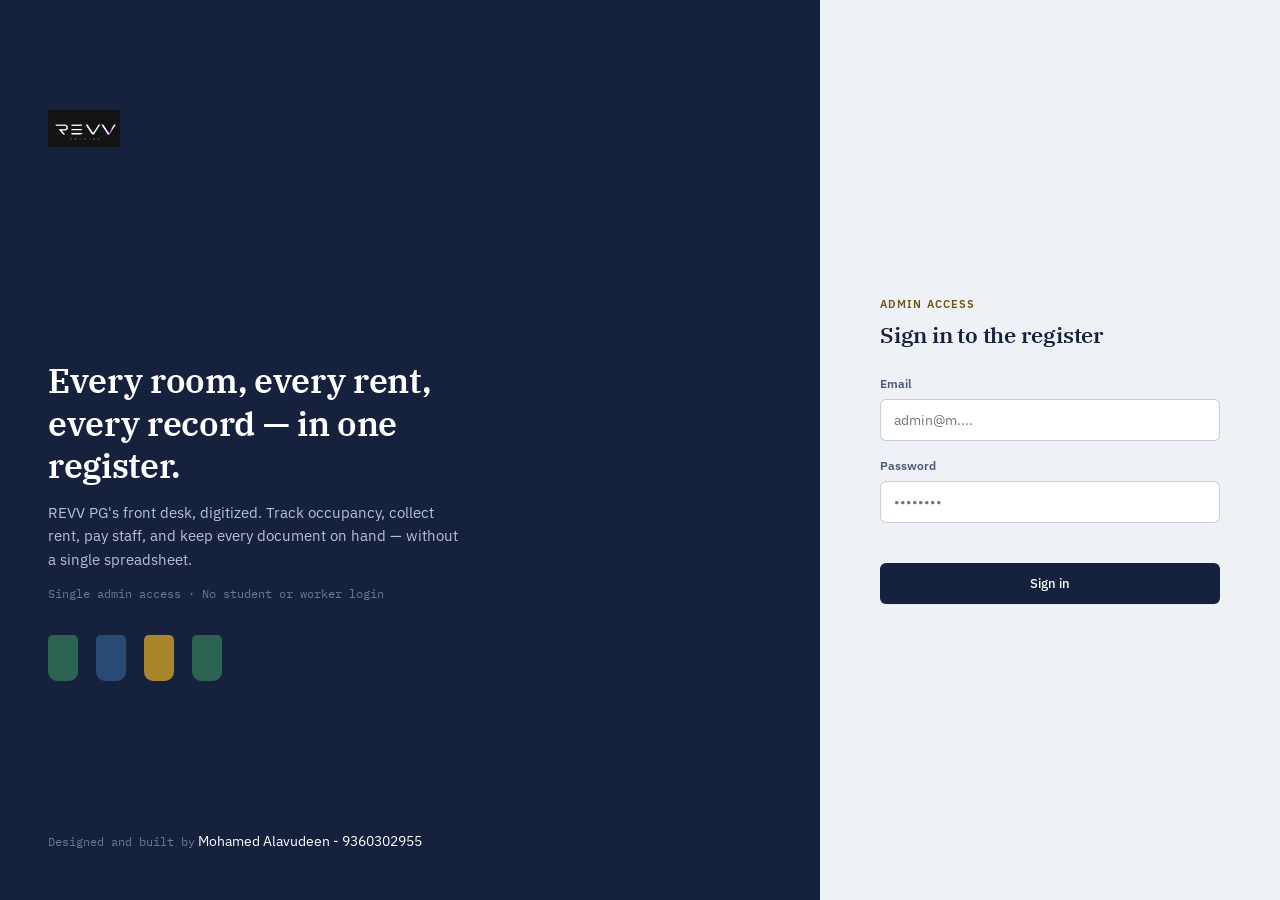
<file: login.html>
<!doctype html>
<html lang="en">
  <head>
    <meta charset="UTF-8" />
    <meta name="viewport" content="width=device-width, initial-scale=1.0" />
    <title>Sign in · REVV PG Register</title>
    <link rel="icon" type="image/png" href="asset/images/LOGO.png" />
    <link rel="stylesheet" href="css/tokens.css" />
    <link rel="stylesheet" href="css/base.css" />
    <link rel="stylesheet" href="css/components.css" />
    <link rel="stylesheet" href="css/login.css" />
    <script>
      (function () {
        var t = localStorage.getItem("pms_theme");
        if (t) document.documentElement.setAttribute("data-theme", t);
      })();
    </script>
  </head>
  <body>
    <div class="login-wrap">
      <div class="login-side">
        <img
          src="asset/images/LOGO.png"
          alt="MMA Logo"
          class="brand-mark-lg"
        />

        <div class="pitch">
          <h1>Every room, every rent, every record — in one register.</h1>
          <p>
            REVV PG's front desk, digitized. Track occupancy,
            collect rent, pay staff, and keep every document on hand — without a
            single spreadsheet.
          </p>
          <div class="foot-note">
            Single admin access · No student or worker login
          </div>
          <div class="login-rack" aria-hidden="true">
            <div class="lk"></div>
            <div class="lk"></div>
            <div class="lk"></div>
            <div class="lk"></div>
          </div>
        </div>

        <div>
          <span class="foot-note">Designed and built by</span> Mohamed Alavudeen
          - 9360302955
        </div>
      </div>

      <div class="login-main">
        <div class="login-form-card">
          <div class="eyebrow">Admin access</div>
          <h2>Sign in to the register</h2>

          <div class="login-error" id="login-error"></div>

          <form id="login-form">
            <div class="field">
              <label for="login-email">Email</label>
              <input
                type="email"
                id="login-email"
                placeholder="admin@m...."
                autocomplete="username"
                required
              />
            </div>
            <div class="field">
              <label for="login-password">Password</label>
              <input
                type="password"
                id="login-password"
                placeholder="••••••••"
                autocomplete="current-password"
                required
              />
            </div>
            <div class="login-row-between">
              <span></span>
              <!-- <a href="#" class="forgot-link">Forgot password?</a> -->
            </div>
            <button
              class="btn btn-primary btn-block"
              id="login-submit"
              type="submit"
            >
              Sign in
            </button>
          </form>
        </div>
      </div>
    </div>

    <script type="module">
      import { initLoginPage } from "./js/auth.js";
      initLoginPage();
    </script>
  </body>
</html>
</file>
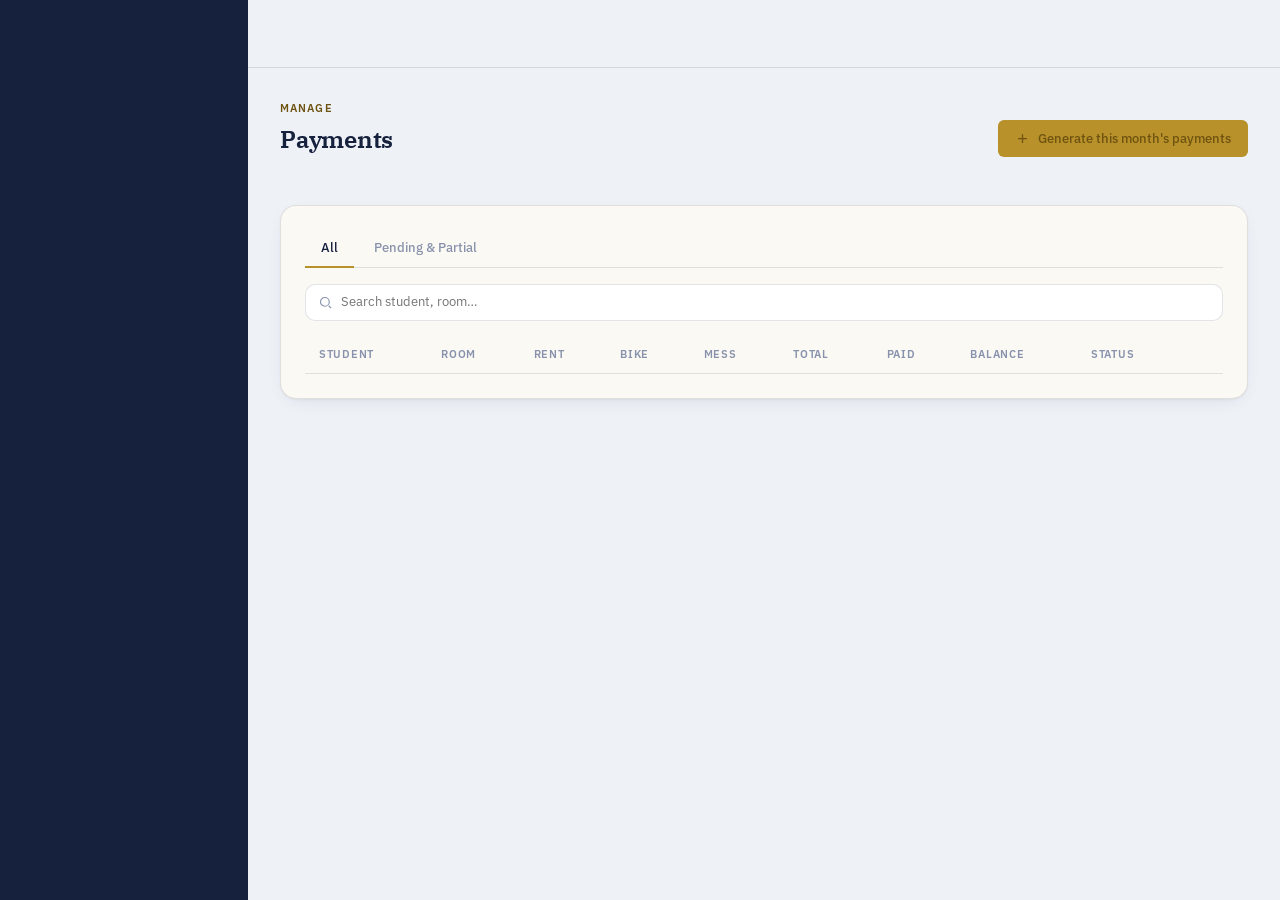
<file: payments.html>
<!doctype html>
<html lang="en">
  <head>
    <meta charset="UTF-8" />
    <meta name="viewport" content="width=device-width, initial-scale=1.0" />
    <title>Payments · REVV PG Register</title>
    <link rel="icon" type="image/png" href="asset/images/LOGO.png" />
    <link rel="stylesheet" href="css/tokens.css" />
    <link rel="stylesheet" href="css/base.css" />
    <link rel="stylesheet" href="css/layout.css" />
    <link rel="stylesheet" href="css/components.css" />
    <link rel="stylesheet" href="css/dashboard.css" />
    <link rel="stylesheet" href="css/forms.css" />
    <link rel="stylesheet" href="css/modal.css" />
    <script>
      (function () {
        var t = localStorage.getItem("pms_theme");
        if (t) document.documentElement.setAttribute("data-theme", t);
      })();
    </script>
  </head>
  <body>
    <div class="app">
      <aside class="sidebar" id="sidebar"></aside>
      <div class="main">
        <header class="topbar" id="topbar"></header>
        <main class="content">
          <div class="page-head">
            <div>
              <div class="eyebrow">Manage</div>
              <h1>Payments</h1>
            </div>
            <button class="btn btn-brass" id="generate-btn">
              <svg
                viewBox="0 0 24 24"
                fill="none"
                stroke="currentColor"
                stroke-width="2"
              >
                <path d="M12 5v14M5 12h14" />
              </svg>
              Generate this month's payments
            </button>
          </div>

          <div
            class="grid-cards"
            id="payment-stats"
            style="margin-bottom: var(--space-5)"
          ></div>

          <div class="card card-pad">
            <div class="tabs">
              <button class="tab-btn active" data-tab="all">All</button>
              <button class="tab-btn" data-tab="pending">
                Pending &amp; Partial
              </button>
            </div>
            <div class="toolbar">
              <div class="tb-search">
                <svg
                  width="16"
                  height="16"
                  viewBox="0 0 24 24"
                  fill="none"
                  stroke="currentColor"
                  stroke-width="1.8"
                >
                  <circle cx="11" cy="11" r="7" />
                  <path d="m21 21-3.8-3.8" />
                </svg>
                <input
                  type="text"
                  id="p-search"
                  placeholder="Search student, room…"
                />
              </div>
            </div>
            <div class="table-wrap">
              <table class="reg-table">
                <thead>
                  <tr>
                    <th>Student</th>
                    <th>Room</th>
                    <th>Rent</th>
                    <th>Bike</th>
                    <th>Mess</th>
                    <th>Total</th>
                    <th>Paid</th>
                    <th>Balance</th>
                    <th>Status</th>
                    <th></th>
                  </tr>
                </thead>
                <tbody id="payments-tbody"></tbody>
              </table>
            </div>
            <div id="payments-empty"></div>
          </div>
        </main>
      </div>
    </div>
    <script type="module" src="js/payments.js"></script>
  </body>
</html>
</file>
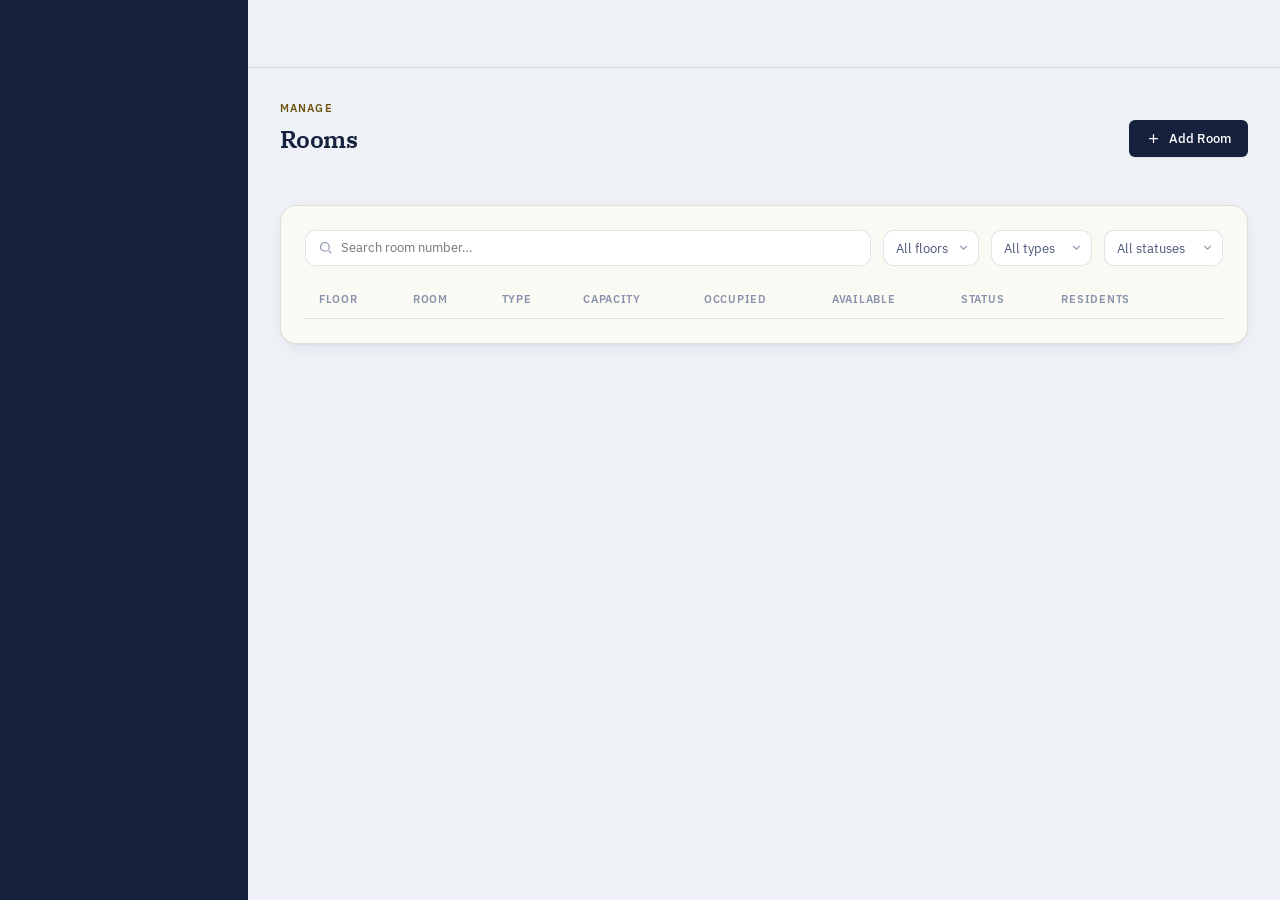
<file: rooms.html>
<!doctype html>
<html lang="en">
  <head>
    <meta charset="UTF-8" />
    <meta name="viewport" content="width=device-width, initial-scale=1.0" />
    <title>Rooms · REVV PG Register</title>
    <link rel="icon" type="image/png" href="asset/images/LOGO.png" />
    <link rel="stylesheet" href="css/tokens.css" />
    <link rel="stylesheet" href="css/base.css" />
    <link rel="stylesheet" href="css/layout.css" />
    <link rel="stylesheet" href="css/components.css" />
    <link rel="stylesheet" href="css/dashboard.css" />
    <link rel="stylesheet" href="css/forms.css" />
    <link rel="stylesheet" href="css/modal.css" />
    <script>
      (function () {
        var t = localStorage.getItem("pms_theme");
        if (t) document.documentElement.setAttribute("data-theme", t);
      })();
    </script>
  </head>
  <body>
    <div class="app">
      <aside class="sidebar" id="sidebar"></aside>
      <div class="main">
        <header class="topbar" id="topbar"></header>
        <main class="content">
          <div class="page-head">
            <div>
              <div class="eyebrow">Manage</div>
              <h1>Rooms</h1>
            </div>
            <button class="btn btn-primary" id="add-room-btn">
              <svg
                viewBox="0 0 24 24"
                fill="none"
                stroke="currentColor"
                stroke-width="2"
              >
                <path d="M12 5v14M5 12h14" />
              </svg>
              Add Room
            </button>
          </div>

          <div
            class="grid-cards"
            id="room-stats"
            style="margin-bottom: var(--space-5)"
          ></div>

          <div class="card card-pad">
            <div class="toolbar">
              <div class="tb-search">
                <svg
                  width="16"
                  height="16"
                  viewBox="0 0 24 24"
                  fill="none"
                  stroke="currentColor"
                  stroke-width="1.8"
                >
                  <circle cx="11" cy="11" r="7" />
                  <path d="m21 21-3.8-3.8" />
                </svg>
                <input
                  type="text"
                  id="room-search"
                  placeholder="Search room number…"
                />
              </div>
              <select class="tb-filter" id="filter-floor">
                <option value="">All floors</option>
              </select>
              <select class="tb-filter" id="filter-type">
                <option value="">All types</option>
                <option value="2">2-Sharing</option>
                <option value="3">3-Sharing</option>
              </select>
              <select class="tb-filter" id="filter-status">
                <option value="">All statuses</option>
                <option value="available">Available</option>
                <option value="full">Full</option>
                <option value="maintenance">Maintenance</option>
              </select>
            </div>
            <div class="table-wrap">
              <table class="reg-table">
                <thead>
                  <tr>
                    <th>Floor</th>
                    <th>Room</th>
                    <th>Type</th>
                    <th>Capacity</th>
                    <th>Occupied</th>
                    <th>Available</th>
                    <th>Status</th>
                    <th>Residents</th>
                    <th></th>
                  </tr>
                </thead>
                <tbody id="rooms-tbody"></tbody>
              </table>
            </div>
            <div id="rooms-empty"></div>
          </div>
        </main>
      </div>
    </div>
    <script type="module" src="js/rooms.js"></script>
  </body>
</html>
</file>
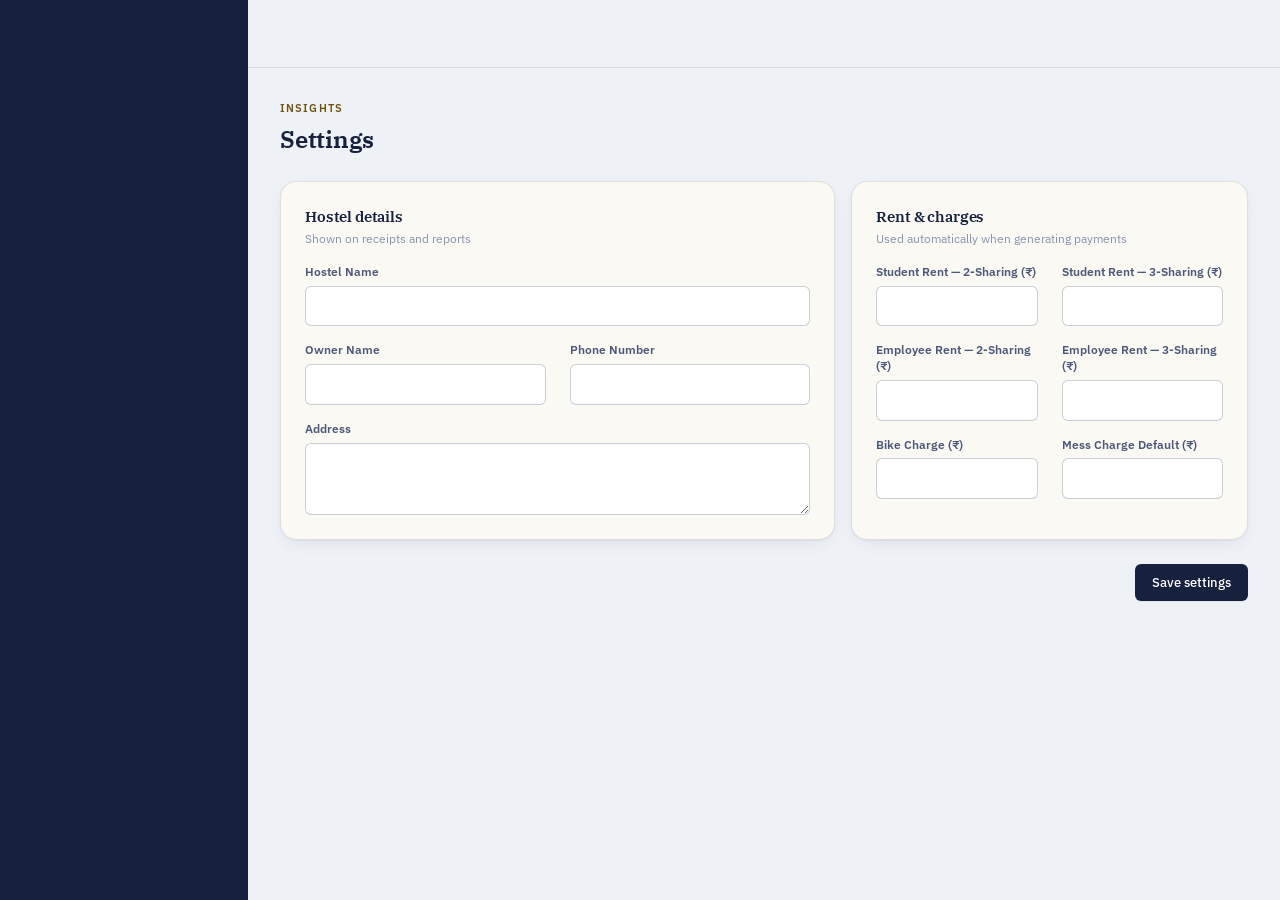
<file: settings.html>
<!doctype html>
<html lang="en">
  <head>
    <meta charset="UTF-8" />
    <meta name="viewport" content="width=device-width, initial-scale=1.0" />
    <title>Settings · REVV PG Register</title>
    <link rel="icon" type="image/png" href="asset/images/LOGO.png" />
    <link rel="stylesheet" href="css/tokens.css" />
    <link rel="stylesheet" href="css/base.css" />
    <link rel="stylesheet" href="css/layout.css" />
    <link rel="stylesheet" href="css/components.css" />
    <link rel="stylesheet" href="css/dashboard.css" />
    <link rel="stylesheet" href="css/forms.css" />
    <link rel="stylesheet" href="css/modal.css" />
    <script>
      (function () {
        var t = localStorage.getItem("pms_theme");
        if (t) document.documentElement.setAttribute("data-theme", t);
      })();
    </script>
  </head>
  <body>
    <div class="app">
      <aside class="sidebar" id="sidebar"></aside>
      <div class="main">
        <header class="topbar" id="topbar"></header>
        <main class="content">
          <div class="page-head">
            <div>
              <div class="eyebrow">Insights</div>
              <h1>Settings</h1>
            </div>
          </div>

          <div class="grid-2">
            <div class="card card-pad">
              <div class="card-head">
                <div>
                  <h3>Hostel details</h3>
                  <div class="card-sub">Shown on receipts and reports</div>
                </div>
              </div>
              <div class="form-grid">
                <div class="f-field span-2">
                  <label>Hostel Name</label><input type="text" id="s-name" />
                </div>
                <div class="f-field">
                  <label>Owner Name</label><input type="text" id="s-owner" />
                </div>
                <div class="f-field">
                  <label>Phone Number</label><input type="tel" id="s-phone" />
                </div>
                <div class="f-field span-2">
                  <label>Address</label><textarea id="s-address"></textarea>
                </div>
              </div>
            </div>

            <div class="card card-pad">
              <div class="card-head">
                <div>
                  <h3>Rent & charges</h3>
                  <div class="card-sub">
                    Used automatically when generating payments
                  </div>
                </div>
              </div>
              <div class="form-grid">
                <div class="f-field">
                  <label>Student Rent — 2-Sharing (₹)</label
                  ><input type="number" id="s-student2" />
                </div>
                <div class="f-field">
                  <label>Student Rent — 3-Sharing (₹)</label
                  ><input type="number" id="s-student3" />
                </div>
                <div class="f-field">
                  <label>Employee Rent — 2-Sharing (₹)</label
                  ><input type="number" id="s-emp2" />
                </div>
                <div class="f-field">
                  <label>Employee Rent — 3-Sharing (₹)</label
                  ><input type="number" id="s-emp3" />
                </div>
                <div class="f-field">
                  <label>Bike Charge (₹)</label
                  ><input type="number" id="s-bike" />
                </div>
                <div class="f-field">
                  <label>Mess Charge Default (₹)</label
                  ><input type="number" id="s-mess" />
                </div>
              </div>
            </div>
          </div>

          <div
            style="
              margin-top: var(--space-5);
              display: flex;
              justify-content: flex-end;
            "
          >
            <button class="btn btn-primary" id="save-settings-btn">
              Save settings
            </button>
          </div>
        </main>
      </div>
    </div>
    <script type="module" src="js/settings.js"></script>
  </body>
</html>
</file>
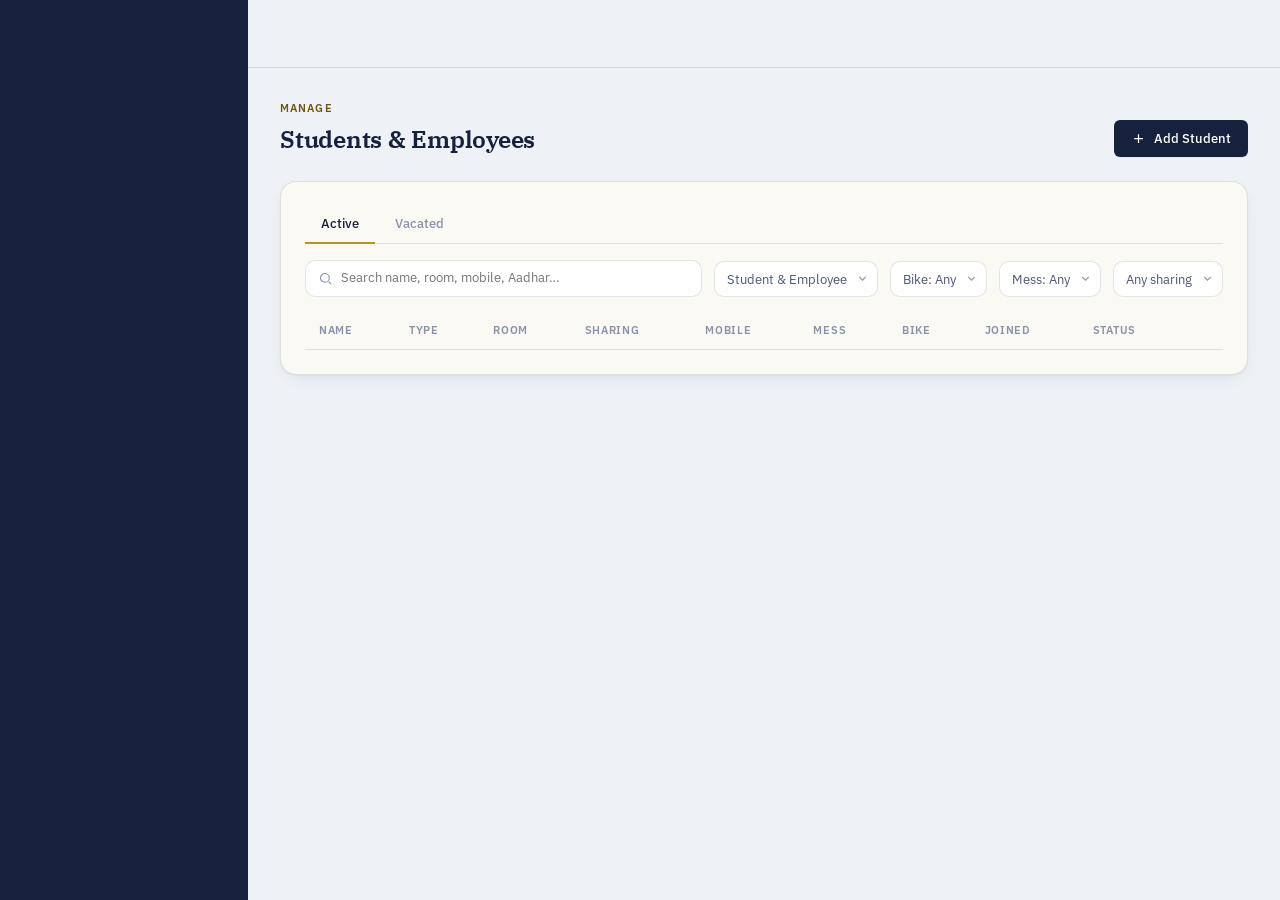
<file: students.html>
<!doctype html>
<html lang="en">
  <head>
    <meta charset="UTF-8" />
    <meta name="viewport" content="width=device-width, initial-scale=1.0" />
    <title>
      Students &amp; Employees · REVV PG Register
    </title>
    <link rel="icon" type="image/png" href="asset/images/LOGO.png" />
    <link rel="stylesheet" href="css/tokens.css" />
    <link rel="stylesheet" href="css/base.css" />
    <link rel="stylesheet" href="css/layout.css" />
    <link rel="stylesheet" href="css/components.css" />
    <link rel="stylesheet" href="css/dashboard.css" />
    <link rel="stylesheet" href="css/forms.css" />
    <link rel="stylesheet" href="css/modal.css" />
    <script>
      (function () {
        var t = localStorage.getItem("pms_theme");
        if (t) document.documentElement.setAttribute("data-theme", t);
      })();
    </script>
  </head>
  <body>
    <div class="app">
      <aside class="sidebar" id="sidebar"></aside>
      <div class="main">
        <header class="topbar" id="topbar"></header>
        <main class="content">
          <div class="page-head">
            <div>
              <div class="eyebrow">Manage</div>
              <h1>Students &amp; Employees</h1>
            </div>
            <button class="btn btn-primary" id="add-student-btn">
              <svg
                viewBox="0 0 24 24"
                fill="none"
                stroke="currentColor"
                stroke-width="2"
              >
                <path d="M12 5v14M5 12h14" />
              </svg>
              Add Student
            </button>
          </div>

          <div class="card card-pad">
            <div class="tabs">
              <button class="tab-btn active" data-tab="active">Active</button>
              <button class="tab-btn" data-tab="vacated">Vacated</button>
            </div>

            <div class="toolbar">
              <div class="tb-search">
                <svg
                  width="16"
                  height="16"
                  viewBox="0 0 24 24"
                  fill="none"
                  stroke="currentColor"
                  stroke-width="1.8"
                >
                  <circle cx="11" cy="11" r="7" />
                  <path d="m21 21-3.8-3.8" />
                </svg>
                <input
                  type="text"
                  id="s-search"
                  placeholder="Search name, room, mobile, Aadhar…"
                />
              </div>
              <select class="tb-filter" id="filter-persontype">
                <option value="">Student &amp; Employee</option>
                <option value="student">Student</option>
                <option value="employee">Employee</option>
              </select>
              <select class="tb-filter" id="filter-bike">
                <option value="">Bike: Any</option>
                <option value="yes">Bike: Yes</option>
                <option value="no">Bike: No</option>
              </select>
              <select class="tb-filter" id="filter-mess">
                <option value="">Mess: Any</option>
                <option value="yes">Mess: Yes</option>
                <option value="no">Mess: No</option>
              </select>
              <select class="tb-filter" id="filter-sharing">
                <option value="">Any sharing</option>
                <option value="2">2-Sharing</option>
                <option value="3">3-Sharing</option>
              </select>
            </div>

            <div class="table-wrap">
              <table class="reg-table">
                <thead>
                  <tr>
                    <th>Name</th>
                    <th>Type</th>
                    <th>Room</th>
                    <th>Sharing</th>
                    <th>Mobile</th>
                    <th>Mess</th>
                    <th>Bike</th>
                    <th>Joined</th>
                    <th>Status</th>
                    <th></th>
                  </tr>
                </thead>
                <tbody id="students-tbody"></tbody>
              </table>
            </div>
            <div id="students-empty"></div>
          </div>
        </main>
      </div>
    </div>
    <script type="module" src="js/students.js"></script>
  </body>
</html>
</file>
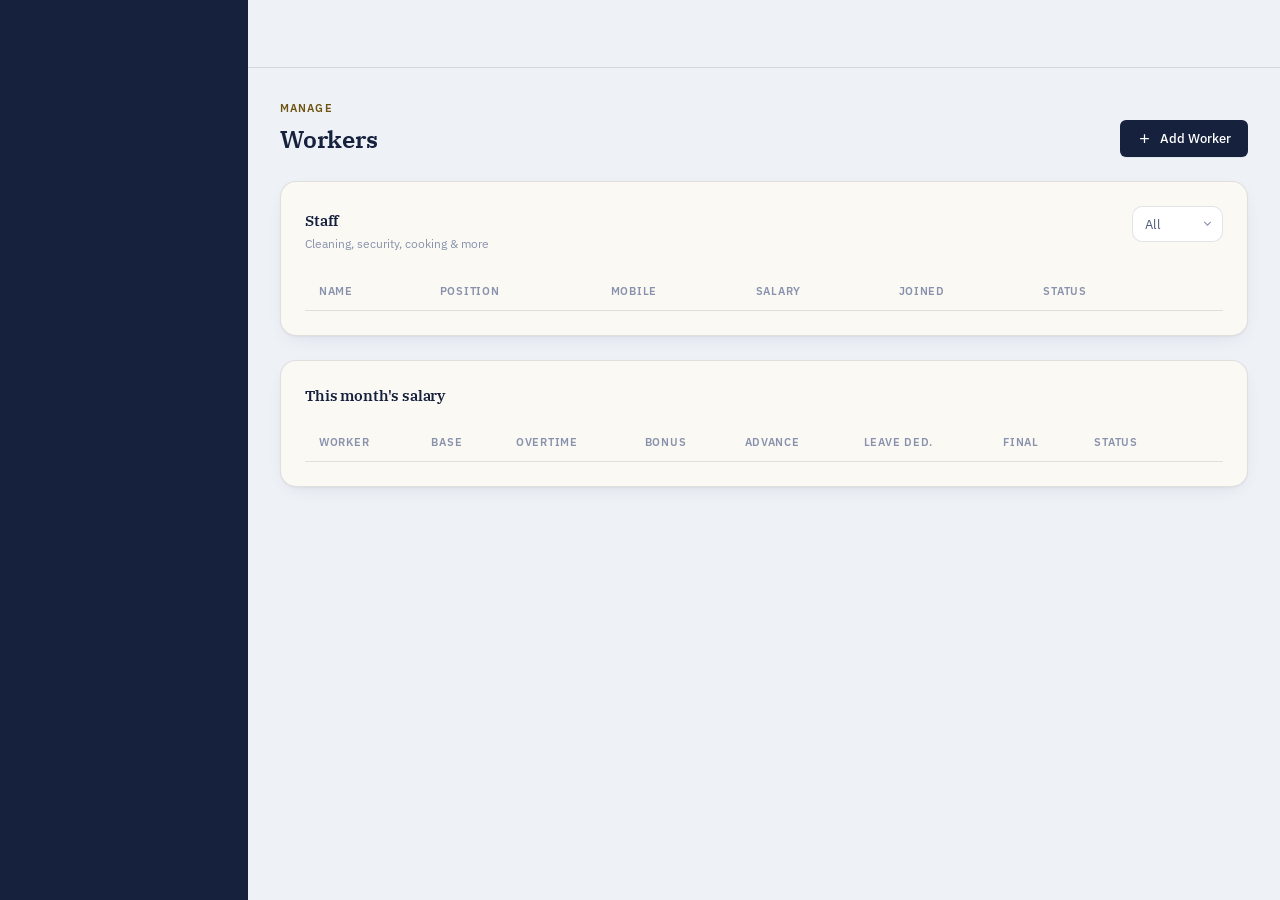
<file: workers.html>
<!doctype html>
<html lang="en">
  <head>
    <meta charset="UTF-8" />
    <meta name="viewport" content="width=device-width, initial-scale=1.0" />
    <title>Workers · REVV PG Register</title>
    <link rel="icon" type="image/png" href="asset/images/LOGO.png" />
    <link rel="stylesheet" href="css/tokens.css" />
    <link rel="stylesheet" href="css/base.css" />
    <link rel="stylesheet" href="css/layout.css" />
    <link rel="stylesheet" href="css/components.css" />
    <link rel="stylesheet" href="css/dashboard.css" />
    <link rel="stylesheet" href="css/forms.css" />
    <link rel="stylesheet" href="css/modal.css" />
    <script>
      (function () {
        var t = localStorage.getItem("pms_theme");
        if (t) document.documentElement.setAttribute("data-theme", t);
      })();
    </script>
  </head>
  <body>
    <div class="app">
      <aside class="sidebar" id="sidebar"></aside>
      <div class="main">
        <header class="topbar" id="topbar"></header>
        <main class="content">
          <div class="page-head">
            <div>
              <div class="eyebrow">Manage</div>
              <h1>Workers</h1>
            </div>
            <button class="btn btn-primary" id="add-worker-btn">
              <svg
                viewBox="0 0 24 24"
                fill="none"
                stroke="currentColor"
                stroke-width="2"
              >
                <path d="M12 5v14M5 12h14" />
              </svg>
              Add Worker
            </button>
          </div>

          <div class="card card-pad" style="margin-bottom: var(--space-5)">
            <div class="card-head">
              <div>
                <h3>Staff</h3>
                <div class="card-sub">
                  Cleaning, security, cooking &amp; more
                </div>
              </div>
              <div class="toolbar">
                <select class="tb-filter" id="filter-worker-status">
                  <option value="">All</option>
                  <option value="active">Active</option>
                  <option value="inactive">Inactive</option>
                </select>
              </div>
            </div>
            <div class="table-wrap">
              <table class="reg-table">
                <thead>
                  <tr>
                    <th>Name</th>
                    <th>Position</th>
                    <th>Mobile</th>
                    <th>Salary</th>
                    <th>Joined</th>
                    <th>Status</th>
                    <th></th>
                  </tr>
                </thead>
                <tbody id="workers-tbody"></tbody>
              </table>
            </div>
            <div id="workers-empty"></div>
          </div>

          <div class="card card-pad">
            <div class="card-head">
              <div>
                <h3>This month's salary</h3>
                <div class="card-sub" id="salary-month-label"></div>
              </div>
            </div>
            <div class="table-wrap">
              <table class="reg-table">
                <thead>
                  <tr>
                    <th>Worker</th>
                    <th>Base</th>
                    <th>Overtime</th>
                    <th>Bonus</th>
                    <th>Advance</th>
                    <th>Leave Ded.</th>
                    <th>Final</th>
                    <th>Status</th>
                    <th></th>
                  </tr>
                </thead>
                <tbody id="salaries-tbody"></tbody>
              </table>
            </div>
          </div>
        </main>
      </div>
    </div>
    <script type="module" src="js/workers.js"></script>
  </body>
</html>
</file>
<file: css/tokens.css>
/* ============================================================
   DESIGN TOKENS — Hostel/PG Register
   Concept: the digital twin of a reception desk ledger + key rack.
   Ink navy, brass hardware, ledger-red for dues, ledger-green for paid.
   ============================================================ */

:root {
  /* ---- Color: Light (paper / daylight desk) ---- */
  --bg: #eef1f6;
  --bg-soft: #e4e9f1;
  --paper: #fbf9f4;
  --paper-raised: #ffffff;
  --ink: #16213e;
  --ink-soft: #4c5878;
  --ink-faint: #8892ac;
  --line: rgba(22, 33, 62, 0.12);
  --line-strong: rgba(22, 33, 62, 0.22);

  --brass: #b8912a;
  --brass-soft: #e3c877;
  --brass-ink: #6e5310;

  --ledger-red: #a83a2e;
  --ledger-red-bg: rgba(168, 58, 46, 0.09);
  --ledger-green: #2f6b54;
  --ledger-green-bg: rgba(47, 107, 84, 0.1);
  --ledger-amber: #a6791e;
  --ledger-amber-bg: rgba(166, 121, 30, 0.1);
  --ledger-blue: #2a4e7a;
  --ledger-blue-bg: rgba(42, 78, 122, 0.09);

  --shadow-card:
    0 1px 2px rgba(22, 33, 62, 0.04), 0 6px 20px -8px rgba(22, 33, 62, 0.12);
  --shadow-raised:
    0 2px 4px rgba(22, 33, 62, 0.06), 0 14px 32px -12px rgba(22, 33, 62, 0.18);

  /* ---- Type ---- */
  --font-display: "IBM Plex Serif", Georgia, serif;
  --font-body: "IBM Plex Sans", -apple-system, "Segoe UI", sans-serif;
  --font-mono: "IBM Plex Mono", "SF Mono", monospace;

  /* ---- Layout ---- */
  --sidebar-w: 248px;
  --topbar-h: 68px;
  --radius-s: 6px;
  --radius-m: 10px;
  --radius-l: 16px;
  --space-1: 4px;
  --space-2: 8px;
  --space-3: 12px;
  --space-4: 16px;
  --space-5: 24px;
  --space-6: 32px;
  --space-7: 48px;

  --ease-out: cubic-bezier(0.16, 1, 0.3, 1);
}

[data-theme="dark"] {
  --bg: #0e1526;
  --bg-soft: #131c33;
  --paper: #161f38;
  --paper-raised: #1b2540;
  --ink: #e9ecf5;
  --ink-soft: #a9b2cc;
  --ink-faint: #6b7594;
  --line: rgba(233, 236, 245, 0.09);
  --line-strong: rgba(233, 236, 245, 0.16);

  --brass: #e3c877;
  --brass-soft: #f0dda0;
  --brass-ink: #2a2107;

  --ledger-red: #e27a6b;
  --ledger-red-bg: rgba(226, 122, 107, 0.12);
  --ledger-green: #6fcba6;
  --ledger-green-bg: rgba(111, 203, 166, 0.12);
  --ledger-amber: #e0b65c;
  --ledger-amber-bg: rgba(224, 182, 92, 0.12);
  --ledger-blue: #7fa8da;
  --ledger-blue-bg: rgba(127, 168, 218, 0.12);

  --shadow-card:
    0 1px 2px rgba(0, 0, 0, 0.2), 0 6px 20px -8px rgba(0, 0, 0, 0.45);
  --shadow-raised:
    0 2px 4px rgba(0, 0, 0, 0.25), 0 14px 32px -12px rgba(0, 0, 0, 0.55);
}

@media (prefers-reduced-motion: reduce) {
  *,
  *::before,
  *::after {
    animation-duration: 0.001ms !important;
    animation-iteration-count: 1 !important;
    transition-duration: 0.001ms !important;
    scroll-behavior: auto !important;
  }
}
</file>
<file: css/base.css>
@import url("https://fonts.googleapis.com/css2?family=IBM+Plex+Serif:wght@400;500;600&family=IBM+Plex+Sans:wght@400;500;600;700&family=IBM+Plex+Mono:wght@400;500;600&display=swap");

* {
  box-sizing: border-box;
}

html,
body {
  margin: 0;
  padding: 0;
  height: 100%;
}

body {
  font-family: var(--font-body);
  background: var(--bg);
  color: var(--ink);
  font-size: 14px;
  line-height: 1.5;
  -webkit-font-smoothing: antialiased;
  transition:
    background 0.25s var(--ease-out),
    color 0.25s var(--ease-out);
}

h1,
h2,
h3,
h4 {
  font-family: var(--font-display);
  font-weight: 600;
  margin: 0;
  color: var(--ink);
  letter-spacing: -0.01em;
}

a {
  color: inherit;
}

/* Inline <svg> icons default to inline-block with font-metric baseline
   spacing, which causes a few pixels of vertical drift wherever an icon
   sits next to text/inputs in a flex row (search boxes, buttons, badges).
   Forcing block display lets the parent's align-items handle centering. */
svg {
  display: block;
}

/* Defensive fallback: any icon using our standard 24x24 viewBox gets a
   sane default size even if a more specific rule fails to match for some
   reason. Specific per-context rules (nav icons, search icons, buttons)
   all load after this and take precedence via normal cascade order. */
svg[viewBox="0 0 24 24"] {
  width: 1em;
  height: 1em;
}

.mono,
.num {
  font-family: var(--font-mono);
  font-variant-numeric: tabular-nums;
}

button {
  font-family: var(--font-body);
  cursor: pointer;
}

::selection {
  background: var(--brass-soft);
  color: var(--brass-ink);
}

:focus-visible {
  outline: 2px solid var(--brass);
  outline-offset: 2px;
  border-radius: 4px;
}

/* Scrollbar */
::-webkit-scrollbar {
  width: 10px;
  height: 10px;
}
::-webkit-scrollbar-track {
  background: transparent;
}
::-webkit-scrollbar-thumb {
  background: var(--line-strong);
  border-radius: 8px;
  border: 2px solid var(--bg);
}
</file>
<file: css/components.css>
/* ---------- Card ---------- */
.card {
  background: var(--paper);
  border: 1px solid var(--line);
  border-radius: var(--radius-l);
  box-shadow: var(--shadow-card);
}
.card-pad {
  padding: var(--space-5);
}
.card-head {
  display: flex;
  align-items: center;
  justify-content: space-between;
  margin-bottom: var(--space-4);
}
.card-head h3 {
  font-size: 15px;
}
.card-head .card-sub {
  font-size: 12px;
  color: var(--ink-faint);
  margin-top: 2px;
}

/* ---------- Buttons ---------- */
.btn {
  display: inline-flex;
  align-items: center;
  gap: var(--space-2);
  border: 1px solid transparent;
  border-radius: var(--radius-s);
  padding: 9px 16px;
  font-size: 13px;
  font-weight: 500;
  transition:
    transform 0.15s var(--ease-out),
    background 0.15s,
    box-shadow 0.15s;
  white-space: nowrap;
}
.btn svg {
  width: 15px;
  height: 15px;
}
.btn:active {
  transform: scale(0.97);
}

.btn-primary {
  background: var(--ink);
  color: #fff;
  box-shadow: 0 1px 0 rgba(0, 0, 0, 0.05);
}
.btn-primary:hover {
  background: #202d50;
}
[data-theme="dark"] .btn-primary {
  background: var(--brass);
  color: var(--brass-ink);
}
[data-theme="dark"] .btn-primary:hover {
  background: var(--brass-soft);
}

.btn-ghost {
  background: transparent;
  border-color: var(--line-strong);
  color: var(--ink-soft);
}
.btn-ghost:hover {
  background: var(--bg-soft);
}

.btn-brass {
  background: var(--brass);
  color: var(--brass-ink);
}
.btn-brass:hover {
  background: var(--brass-soft);
}

.btn-sm {
  padding: 6px 11px;
  font-size: 12px;
}

/* ---------- Badges (ledger-status pills) ---------- */
.badge {
  display: inline-flex;
  align-items: center;
  gap: 5px;
  font-size: 11px;
  font-weight: 600;
  padding: 3px 9px;
  border-radius: 20px;
  letter-spacing: 0.01em;
}
.badge::before {
  content: "";
  width: 6px;
  height: 6px;
  border-radius: 50%;
  background: currentColor;
}
.badge-green {
  background: var(--ledger-green-bg);
  color: var(--ledger-green);
}
.badge-red {
  background: var(--ledger-red-bg);
  color: var(--ledger-red);
}
.badge-amber {
  background: var(--ledger-amber-bg);
  color: var(--ledger-amber);
}
.badge-blue {
  background: var(--ledger-blue-bg);
  color: var(--ledger-blue);
}
.badge-grey {
  background: var(--line);
  color: var(--ink-faint);
}

/* ---------- Stat card ---------- */
.stat-card {
  background: var(--paper);
  border: 1px solid var(--line);
  border-radius: var(--radius-l);
  padding: var(--space-4) var(--space-5);
  box-shadow: var(--shadow-card);
  position: relative;
  overflow: hidden;
  transition:
    transform 0.2s var(--ease-out),
    box-shadow 0.2s;
}
.stat-card:hover {
  transform: translateY(-2px);
  box-shadow: var(--shadow-raised);
}
.stat-card .tag {
  font-size: 10.5px;
  letter-spacing: 0.08em;
  text-transform: uppercase;
  color: var(--ink-faint);
  font-weight: 600;
}
.stat-card .value {
  font-family: var(--font-display);
  font-size: 28px;
  font-weight: 600;
  margin-top: 6px;
  color: var(--ink);
}
.stat-card .delta {
  font-size: 11.5px;
  margin-top: 6px;
  font-family: var(--font-mono);
  display: flex;
  align-items: center;
  gap: 4px;
}
.stat-card .delta.up {
  color: var(--ledger-green);
}
.stat-card .delta.down {
  color: var(--ledger-red);
}
.stat-card .stamp {
  position: absolute;
  right: 14px;
  top: 14px;
  width: 30px;
  height: 30px;
  border-radius: 50%;
  display: flex;
  align-items: center;
  justify-content: center;
  opacity: 0.9;
}
.stat-card .stamp svg {
  width: 15px;
  height: 15px;
}

/* ---------- Table ---------- */
.table-wrap {
  overflow-x: auto;
}
table.reg-table {
  width: 100%;
  border-collapse: collapse;
  font-size: 13px;
}
.reg-table thead th {
  text-align: left;
  font-size: 10.5px;
  letter-spacing: 0.07em;
  text-transform: uppercase;
  color: var(--ink-faint);
  font-weight: 600;
  padding: 10px 14px;
  border-bottom: 1px solid var(--line);
  white-space: nowrap;
}
.reg-table tbody td {
  padding: 12px 14px;
  border-bottom: 1px solid var(--line);
  color: var(--ink-soft);
  vertical-align: middle;
  white-space: nowrap;
}
.reg-table tbody tr:last-child td {
  border-bottom: none;
}
.reg-table tbody tr {
  transition: background 0.15s;
}
.reg-table tbody tr:hover {
  background: var(--bg-soft);
}
.reg-table .name-cell {
  color: var(--ink);
  font-weight: 500;
}

/* ---------- Toast ---------- */
.toast-stack {
  position: fixed;
  bottom: 20px;
  right: 20px;
  display: flex;
  flex-direction: column;
  gap: 8px;
  z-index: 200;
}
.toast {
  background: var(--ink);
  color: #fff;
  padding: 12px 16px;
  border-radius: var(--radius-m);
  font-size: 13px;
  box-shadow: var(--shadow-raised);
  display: flex;
  align-items: center;
  gap: 10px;
  min-width: 240px;
  animation: toast-in 0.25s var(--ease-out);
}
.toast.success {
  border-left: 3px solid var(--ledger-green);
}
.toast.error {
  border-left: 3px solid var(--ledger-red);
}
@keyframes toast-in {
  from {
    opacity: 0;
    transform: translateY(8px);
  }
  to {
    opacity: 1;
    transform: translateY(0);
  }
}

/* ---------- Quick actions ---------- */
.quick-actions {
  display: flex;
  gap: var(--space-3);
  flex-wrap: wrap;
}
.qa-btn {
  display: flex;
  align-items: center;
  gap: var(--space-2);
  background: var(--paper);
  border: 1px solid var(--line);
  border-radius: var(--radius-m);
  padding: 11px 16px;
  font-size: 13px;
  font-weight: 500;
  color: var(--ink);
  transition:
    border-color 0.15s,
    transform 0.15s var(--ease-out),
    background 0.15s;
}
.qa-btn:hover {
  border-color: var(--brass);
  transform: translateY(-1px);
  background: var(--paper-raised);
}
.qa-btn .qa-icon {
  width: 26px;
  height: 26px;
  border-radius: 7px;
  display: flex;
  align-items: center;
  justify-content: center;
  background: var(--ledger-blue-bg);
  color: var(--ledger-blue);
  flex-shrink: 0;
}
.qa-btn .qa-icon svg {
  width: 14px;
  height: 14px;
}

/* ---------- Skeleton ---------- */
.skel {
  background: linear-gradient(
    90deg,
    var(--bg-soft) 25%,
    var(--line) 37%,
    var(--bg-soft) 63%
  );
  background-size: 400% 100%;
  animation: skel-loading 1.4s ease infinite;
  border-radius: 6px;
}
@keyframes skel-loading {
  0% {
    background-position: 100% 50%;
  }
  100% {
    background-position: 0 50%;
  }
}
</file>
<file: css/login.css>
.login-wrap {
  min-height: 100vh;
  display: grid;
  grid-template-columns: 1fr 460px;
  background: var(--bg);
}

.login-side {
  background: var(--ink);
  color: #fff;
  display: flex;
  flex-direction: column;
  justify-content: space-between;
  padding: var(--space-7);
  position: relative;
  overflow: hidden;
}
[data-theme="dark"] .login-side {
  background: #0a0f1d;
}

.brand-mark-lg {
  width: 10%;
  height: 20%;
  object-fit: contain;
  display: block;
}

.login-side .pitch {
  max-width: 420px;
  margin: auto 0;
}
.login-side .pitch h1 {
  font-size: 34px;
  color: #fff;
  line-height: 1.25;
  margin-bottom: var(--space-3);
}
.login-side .pitch p {
  color: #b7c0da;
  font-size: 14.5px;
  line-height: 1.6;
}

/* Decorative key rack silhouette on the login side, echoing the dashboard */
.login-rack {
  display: flex;
  gap: 18px;
  margin-top: var(--space-6);
}
.login-rack .lk {
  width: 30px;
  height: 46px;
  border-radius: 5px 5px 9px 9px;
  opacity: 0.9;
  transform-origin: top center;
  animation: dangle 4.5s ease-in-out infinite;
}
.login-rack .lk:nth-child(1) {
  background: var(--ledger-green);
  animation-delay: 0s;
}
.login-rack .lk:nth-child(2) {
  background: var(--ledger-blue);
  animation-delay: 0.3s;
}
.login-rack .lk:nth-child(3) {
  background: var(--brass);
  animation-delay: 0.6s;
}
.login-rack .lk:nth-child(4) {
  background: var(--ledger-green);
  animation-delay: 0.9s;
}
@keyframes dangle {
  0%,
  100% {
    transform: rotate(-3deg);
  }
  50% {
    transform: rotate(3deg);
  }
}
@media (prefers-reduced-motion: reduce) {
  .login-rack .lk {
    animation: none;
  }
}

.login-side .foot-note {
  color: #6b7594;
  font-size: 11.5px;
  font-family: var(--font-mono);
}

.login-main {
  display: flex;
  align-items: center;
  justify-content: center;
  padding: var(--space-6);
}

.login-form-card {
  width: 100%;
  max-width: 340px;
}
.login-form-card .eyebrow {
  font-size: 11px;
  letter-spacing: 0.1em;
  text-transform: uppercase;
  color: var(--brass-ink);
  font-weight: 600;
}
[data-theme="dark"] .login-form-card .eyebrow {
  color: var(--brass-soft);
}
.login-form-card h2 {
  font-size: 22px;
  margin: 6px 0 var(--space-5);
}

.field {
  margin-bottom: var(--space-4);
}
.field label {
  display: block;
  font-size: 12px;
  font-weight: 600;
  color: var(--ink-soft);
  margin-bottom: 6px;
}
.field input {
  width: 100%;
  padding: 11px 13px;
  border-radius: var(--radius-s);
  border: 1px solid var(--line-strong);
  background: var(--paper-raised);
  color: var(--ink);
  font-size: 13.5px;
  font-family: var(--font-body);
  transition:
    border-color 0.15s,
    box-shadow 0.15s;
}
.field input:focus {
  outline: none;
  border-color: var(--brass);
  box-shadow: 0 0 0 3px rgba(184, 145, 42, 0.15);
}

.login-row-between {
  display: flex;
  align-items: center;
  justify-content: space-between;
  margin-bottom: var(--space-5);
  font-size: 12.5px;
}
.forgot-link {
  color: var(--ink-faint);
  text-decoration: none;
}
.forgot-link:hover {
  color: var(--brass-ink);
}

.login-error {
  background: var(--ledger-red-bg);
  color: var(--ledger-red);
  border-radius: var(--radius-s);
  padding: 10px 13px;
  font-size: 12.5px;
  margin-bottom: var(--space-4);
  display: none;
}
.login-error.show {
  display: block;
}

.btn-block {
  width: 100%;
  justify-content: center;
  padding: 11px 16px;
}

@media (max-width: 900px) {
  .login-wrap {
    grid-template-columns: 1fr;
  }
  .login-side {
    display: none;
  }
}
</file>
<file: css/layout.css>
.app {
  display: grid;
  grid-template-columns: var(--sidebar-w) 1fr;
  min-height: 100vh;
}

/* ---------- Sidebar ---------- */
.sidebar {
  background: var(--ink);
  color: #e9ecf5;
  padding: var(--space-5) 0 var(--space-5);
  display: flex;
  flex-direction: column;
  position: sticky;
  top: 0;
  height: 100vh;
  z-index: 20;
}
[data-theme="dark"] .sidebar {
  background: #0a0f1d;
}

.brand {
  display: flex;
  align-items: center;
  gap: var(--space-3);
  padding: 0 var(--space-5) var(--space-5);
  border-bottom: 1px solid rgba(233, 236, 245, 0.1);
  margin-bottom: var(--space-4);
}
.brand-mark {
  width: 34px;
  height: 34px;
  flex-shrink: 0;
}
.brand-text .name {
  font-family: var(--font-display);
  font-size: 16px;
  font-weight: 600;
  color: #fff;
  line-height: 1.2;
}
.brand-text .sub {
  font-size: 11px;
  color: var(--brass-soft);
  letter-spacing: 0.06em;
  text-transform: uppercase;
}

.nav-group-label {
  font-size: 10.5px;
  letter-spacing: 0.1em;
  text-transform: uppercase;
  color: #6b7594;
  padding: var(--space-4) var(--space-5) var(--space-2);
}
.brand-mark-lg {
  width: 55%;
  height: 80%;
  object-fit: contain;
  display: block;
}

.nav {
  display: flex;
  flex-direction: column;
  gap: 2px;
  padding: 0 var(--space-3);
}

.nav-item {
  display: flex;
  align-items: center;
  gap: var(--space-3);
  padding: 9px var(--space-3);
  border-radius: var(--radius-s);
  color: #b7c0da;
  text-decoration: none;
  font-size: 13.5px;
  font-weight: 500;
  border-left: 2px solid transparent;
  transition:
    background 0.15s var(--ease-out),
    color 0.15s var(--ease-out);
}
.nav-item svg {
  width: 17px;
  height: 17px;
  flex-shrink: 0;
  opacity: 0.85;
}
.nav-item:hover {
  background: rgba(233, 236, 245, 0.06);
  color: #fff;
}
.nav-item.active {
  background: rgba(227, 200, 119, 0.12);
  color: var(--brass-soft);
  border-left-color: var(--brass);
}
.nav-item.active svg {
  opacity: 1;
}

.sidebar-foot {
  margin-top: auto;
  padding: var(--space-4) var(--space-5) 0;
  border-top: 1px solid rgba(233, 236, 245, 0.1);
  padding-top: var(--space-4);
}
.admin-chip {
  display: flex;
  align-items: center;
  gap: var(--space-3);
}
.admin-avatar {
  width: 32px;
  height: 32px;
  border-radius: 50%;
  background: var(--brass);
  color: var(--brass-ink);
  display: flex;
  align-items: center;
  justify-content: center;
  font-family: var(--font-display);
  font-weight: 600;
  font-size: 13px;
}
.admin-meta {
  line-height: 1.25;
}
.admin-meta .who {
  font-size: 13px;
  color: #fff;
  font-weight: 500;
}
.admin-meta .role {
  font-size: 11px;
  color: #8892ac;
}

/* ---------- Main column ---------- */
.main {
  min-width: 0;
  display: flex;
  flex-direction: column;
}

.topbar {
  height: var(--topbar-h);
  display: flex;
  align-items: center;
  justify-content: space-between;
  gap: var(--space-4);
  padding: 0 var(--space-6);
  border-bottom: 1px solid var(--line);
  background: var(--bg);
  position: sticky;
  top: 0;
  z-index: 15;
}

.search-box {
  display: flex;
  align-items: center;
  gap: var(--space-2);
  background: var(--paper-raised);
  border: 1px solid var(--line);
  border-radius: var(--radius-m);
  padding: 9px 14px;
  width: 360px;
  max-width: 40vw;
  color: var(--ink-faint);
  line-height: 1;
  transition: border-color 0.15s;
}
.search-box:focus-within {
  border-color: var(--brass);
}
.search-box input {
  border: none;
  background: transparent;
  outline: none;
  font-family: var(--font-body);
  font-size: 13px;
  color: var(--ink);
  width: 100%;
  line-height: 1.3;
  padding: 0;
}
.search-box svg {
  width: 15px;
  height: 15px;
  flex-shrink: 0;
  display: block;
}

.topbar-actions {
  display: flex;
  align-items: center;
  gap: var(--space-3);
}

.icon-btn {
  width: 38px;
  height: 38px;
  border-radius: var(--radius-m);
  border: 1px solid var(--line);
  background: var(--paper-raised);
  display: flex;
  align-items: center;
  justify-content: center;
  color: var(--ink-soft);
  transition:
    background 0.15s,
    transform 0.15s var(--ease-out);
}
.icon-btn:hover {
  background: var(--bg-soft);
  transform: translateY(-1px);
}
.icon-btn svg {
  width: 17px;
  height: 17px;
}

#menu-toggle {
  display: none;
}

.sidebar-backdrop {
  display: none;
  position: fixed;
  inset: 0;
  background: rgba(10, 15, 29, 0.55);
  z-index: 19;
  opacity: 0;
  transition: opacity 0.2s var(--ease-out);
}
.sidebar-backdrop.show {
  display: block;
  opacity: 1;
}

.content {
  padding: var(--space-6);
  flex: 1;
}

.page-head {
  display: flex;
  align-items: flex-end;
  justify-content: space-between;
  margin-bottom: var(--space-5);
  flex-wrap: wrap;
  gap: var(--space-3);
}
.page-head .eyebrow {
  font-size: 11px;
  letter-spacing: 0.1em;
  text-transform: uppercase;
  color: var(--brass-ink);
  font-weight: 600;
}
[data-theme="dark"] .page-head .eyebrow {
  color: var(--brass-soft);
}
.page-head h1 {
  font-size: 24px;
  margin-top: 4px;
}
.page-head .date {
  font-size: 12.5px;
  color: var(--ink-faint);
  font-family: var(--font-mono);
}

/* ---------- Grid utilities ---------- */
.grid-cards {
  display: grid;
  grid-template-columns: repeat(4, 1fr);
  gap: var(--space-4);
  margin-bottom: var(--space-5);
}

.grid-2 {
  display: grid;
  grid-template-columns: 1.4fr 1fr;
  gap: var(--space-4);
  margin-bottom: var(--space-5);
  align-items: stretch;
}

.grid-3 {
  display: grid;
  grid-template-columns: 1fr 1fr;
  gap: var(--space-4);
}

/* ---------- Responsive ---------- */
@media (max-width: 1180px) {
  .grid-cards {
    grid-template-columns: repeat(2, 1fr);
  }
  .grid-2,
  .grid-3 {
    grid-template-columns: 1fr;
  }
}

@media (max-width: 880px) {
  .app {
    grid-template-columns: 1fr;
  }
  .sidebar {
    position: fixed;
    left: 0;
    top: 0;
    width: min(240px, 82vw);
    transform: translateX(-100%);
    transition: transform 0.25s var(--ease-out);
    z-index: 25;
  }
  .sidebar.open {
    transform: translateX(0);
  }
  .nav-item {
    padding: 11px var(--space-3);
  }
  #menu-toggle {
    display: flex;
  }
  .search-box {
    display: none;
  }
  .grid-cards {
    grid-template-columns: 1fr 1fr;
  }
  .content {
    padding: var(--space-4);
  }
  .page-head h1 {
    font-size: 20px;
  }
  .topbar {
    padding: 0 var(--space-4);
    gap: var(--space-2);
  }
}

@media (max-width: 560px) {
  .grid-cards {
    grid-template-columns: 1fr;
  }
  .topbar {
    padding: 0 var(--space-3);
  }
  .content {
    padding: var(--space-3);
  }
  .page-head {
    align-items: flex-start;
    flex-direction: column;
  }
  .page-head h1 {
    font-size: 18px;
  }
}

/* Data tables: on narrow screens, scroll horizontally rather than break
   the layout — but give it a visible edge fade so it reads as scrollable
   instead of looking like clipped/broken content. */
@media (max-width: 700px) {
  .table-wrap {
    -webkit-overflow-scrolling: touch;
    background:
      linear-gradient(to right, var(--paper) 0%, transparent 2%) left,
      linear-gradient(to left, var(--paper) 0%, transparent 2%) right;
    background-repeat: no-repeat;
    background-size:
      20px 100%,
      20px 100%;
    background-attachment: local, local;
  }
  .reg-table {
    min-width: 640px;
  }
}
</file>
<file: css/dashboard.css>
/* ---------- Charts panel ---------- */
.chart-card canvas {
  max-height: 260px;
}

.chart-tabs {
  display: flex;
  gap: var(--space-2);
}
.chart-tab {
  font-size: 11.5px;
  font-weight: 600;
  padding: 5px 10px;
  border-radius: 20px;
  background: transparent;
  border: 1px solid var(--line);
  color: var(--ink-faint);
}
.chart-tab.active {
  background: var(--ink);
  color: #fff;
  border-color: var(--ink);
}
[data-theme="dark"] .chart-tab.active {
  background: var(--brass);
  color: var(--brass-ink);
  border-color: var(--brass);
}

/* ============================================================
   SIGNATURE ELEMENT — The Key Rack
   A literal reception-desk key rack: every room is a tag hanging
   from a rail. Color = status. A glance tells the warden what a
   glance at the real board would.
   ============================================================ */
.rack-card {
  display: flex;
  flex-direction: column;
}

.rack-rail {
  height: 6px;
  border-radius: 3px;
  background: linear-gradient(180deg, var(--brass-soft), var(--brass));
  box-shadow: 0 1px 0 rgba(0, 0, 0, 0.15) inset;
  margin-bottom: 2px;
}

.rack-floor-label {
  font-size: 10.5px;
  letter-spacing: 0.08em;
  text-transform: uppercase;
  color: var(--ink-faint);
  font-weight: 600;
  margin: var(--space-4) 0 var(--space-3);
}
.rack-floor-label:first-of-type {
  margin-top: var(--space-2);
}

.rack-row {
  display: flex;
  flex-wrap: wrap;
  gap: var(--space-4) var(--space-3);
  padding-top: 6px;
}

.key-tag {
  --tag-color: var(--ledger-green);
  width: 68px;
  display: flex;
  flex-direction: column;
  align-items: center;
  cursor: pointer;
  transform-origin: top center;
  transition: transform 0.35s var(--ease-out);
  background: none;
  border: none;
  padding: 0;
  font-family: var(--font-body);
}
.key-tag:hover {
  transform: rotate(-4deg) translateY(1px);
}
.key-tag:focus-visible {
  outline-offset: 4px;
}

.key-tag .hook {
  width: 10px;
  height: 10px;
  border: 2px solid var(--ink-faint);
  border-bottom: none;
  border-radius: 6px 6px 0 0;
  margin-bottom: -1px;
  opacity: 0.6;
}

.key-tag .tag-body {
  width: 100%;
  background: var(--tag-color);
  border-radius: var(--radius-s) var(--radius-s) 10px 10px;
  padding: 8px 4px 10px;
  text-align: center;
  box-shadow: 0 3px 8px -2px rgba(0, 0, 0, 0.25);
  position: relative;
}
.key-tag .tag-body::after {
  content: "";
  position: absolute;
  top: 6px;
  left: 50%;
  transform: translateX(-50%);
  width: 5px;
  height: 5px;
  border-radius: 50%;
  background: rgba(255, 255, 255, 0.55);
}
.key-tag .room-no {
  display: block;
  font-family: var(--font-mono);
  font-weight: 600;
  font-size: 13px;
  color: #fff;
  margin-top: 6px;
}
.key-tag .occ {
  display: block;
  font-size: 10px;
  color: rgba(255, 255, 255, 0.85);
  font-family: var(--font-mono);
  margin-top: 1px;
}

.key-tag.status-available {
  --tag-color: var(--ledger-green);
}
.key-tag.status-full {
  --tag-color: var(--ledger-blue);
}
.key-tag.status-maintenance {
  --tag-color: var(--ink-faint);
}
.key-tag.status-maintenance .tag-body {
  opacity: 0.7;
}

.rack-legend {
  display: flex;
  gap: var(--space-4);
  margin-top: var(--space-5);
  padding-top: var(--space-4);
  border-top: 1px solid var(--line);
  flex-wrap: wrap;
}
.rack-legend .leg-item {
  display: flex;
  align-items: center;
  gap: 6px;
  font-size: 11.5px;
  color: var(--ink-soft);
}
.rack-legend .leg-dot {
  width: 9px;
  height: 9px;
  border-radius: 3px;
}
.rack-legend .leg-dot.available {
  background: var(--ledger-green);
}
.rack-legend .leg-dot.full {
  background: var(--ledger-blue);
}
.rack-legend .leg-dot.maintenance {
  background: var(--ink-faint);
}

/* Room tooltip popover */
.key-tooltip {
  position: absolute;
  background: var(--ink);
  color: #fff;
  font-size: 12px;
  padding: 10px 12px;
  border-radius: var(--radius-m);
  box-shadow: var(--shadow-raised);
  z-index: 50;
  width: 190px;
  pointer-events: none;
  opacity: 0;
  transform: translateY(4px);
  transition:
    opacity 0.15s,
    transform 0.15s;
}
.key-tooltip.show {
  opacity: 1;
  transform: translateY(0);
}
.key-tooltip .kt-title {
  font-weight: 600;
  margin-bottom: 4px;
  font-family: var(--font-mono);
}
.key-tooltip .kt-row {
  display: flex;
  justify-content: space-between;
  color: #b7c0da;
  font-size: 11.5px;
  padding: 1px 0;
}

/* ---------- Recent activity list ---------- */
.activity-list {
  display: flex;
  flex-direction: column;
}
.activity-row {
  display: flex;
  align-items: center;
  gap: var(--space-3);
  padding: 10px 0;
  border-bottom: 1px solid var(--line);
}
.activity-row:last-child {
  border-bottom: none;
}
.activity-icon {
  width: 30px;
  height: 30px;
  border-radius: 8px;
  display: flex;
  align-items: center;
  justify-content: center;
  flex-shrink: 0;
}
.activity-icon svg {
  width: 14px;
  height: 14px;
}
.activity-text {
  font-size: 12.5px;
  color: var(--ink-soft);
  flex: 1;
}
.activity-text b {
  color: var(--ink);
  font-weight: 600;
}
.activity-time {
  font-size: 11px;
  color: var(--ink-faint);
  font-family: var(--font-mono);
  white-space: nowrap;
}
</file>
<file: css/forms.css>
/* ---------- Form fields (shared across all module pages) ---------- */
.form-grid {
  display: grid;
  grid-template-columns: repeat(2, 1fr);
  gap: var(--space-4) var(--space-5);
  align-items: start;
}
.form-grid .span-2 {
  grid-column: 1 / -1;
}

@media (max-width: 700px) {
  .form-grid {
    grid-template-columns: 1fr;
  }
  .form-grid .span-2 {
    grid-column: 1 / -1;
  }
}

.f-field {
  min-width: 0;
}
.f-field label {
  display: block;
  font-size: 12px;
  font-weight: 600;
  color: var(--ink-soft);
  margin-bottom: 6px;
  line-height: 1.3;
}
.f-field .req {
  color: var(--ledger-red);
  margin-left: 2px;
}

.f-field input[type="text"],
.f-field input[type="number"],
.f-field input[type="email"],
.f-field input[type="date"],
.f-field input[type="tel"],
.f-field select,
.f-field textarea {
  display: block;
  width: 100%;
  box-sizing: border-box;
  padding: 10px 12px;
  border-radius: var(--radius-s);
  border: 1px solid var(--line-strong);
  background: var(--paper-raised);
  color: var(--ink);
  font-size: 13.5px;
  line-height: 1.4;
  font-family: var(--font-body);
  transition:
    border-color 0.15s,
    box-shadow 0.15s;
}
.f-field select {
  appearance: none;
  -moz-appearance: none;
  -webkit-appearance: none;
  cursor: pointer;
  background-image: url("data:image/svg+xml,%3Csvg xmlns='http://www.w3.org/2000/svg' viewBox='0 0 24 24' fill='none' stroke='%238892AC' stroke-width='2'%3E%3Cpath d='M6 9l6 6 6-6'/%3E%3C/svg%3E");
  background-repeat: no-repeat;
  background-position: right 10px center;
  background-size: 15px;
  padding-right: 32px;
}
.f-field select:hover {
  border-color: var(--line-strong);
}
.f-field select:-moz-focusring {
  color: transparent;
  text-shadow: 0 0 0 var(--ink);
}
.f-field textarea {
  resize: vertical;
  min-height: 72px;
}
.f-field input:focus,
.f-field select:focus,
.f-field textarea:focus {
  outline: none;
  border-color: var(--brass);
  box-shadow: 0 0 0 3px rgba(184, 145, 42, 0.15);
}
.f-field input:disabled {
  opacity: 0.65;
  cursor: not-allowed;
}
.f-field .hint {
  font-size: 11px;
  color: var(--ink-faint);
  margin-top: 4px;
}

/* Toggle (Yes/No) */
.f-toggle {
  display: flex;
  border: 1px solid var(--line-strong);
  border-radius: var(--radius-s);
  overflow: hidden;
  width: fit-content;
}
.f-toggle button {
  border: none;
  background: var(--paper-raised);
  color: var(--ink-faint);
  font-size: 12.5px;
  font-weight: 600;
  padding: 8px 16px;
  line-height: 1.2;
}
.f-toggle button.active {
  background: var(--ink);
  color: #fff;
}
[data-theme="dark"] .f-toggle button.active {
  background: var(--brass);
  color: var(--brass-ink);
}

/* File upload */
.f-upload {
  border: 1.5px dashed var(--line-strong);
  border-radius: var(--radius-m);
  padding: var(--space-4);
  text-align: center;
  color: var(--ink-faint);
  font-size: 12.5px;
  cursor: pointer;
  transition:
    border-color 0.15s,
    background 0.15s;
  position: relative;
}
.f-upload:hover {
  border-color: var(--brass);
  background: var(--bg-soft);
}
.f-upload input[type="file"] {
  position: absolute;
  inset: 0;
  opacity: 0;
  cursor: pointer;
}
.f-upload .fname {
  color: var(--ink);
  font-weight: 500;
  margin-top: 4px;
  word-break: break-all;
}
.f-upload svg {
  width: 20px;
  height: 20px;
  margin-bottom: 4px;
  display: block;
  margin-left: auto;
  margin-right: auto;
}

.form-actions {
  display: flex;
  justify-content: flex-end;
  gap: var(--space-3);
  margin-top: var(--space-5);
  padding-top: var(--space-4);
  border-top: 1px solid var(--line);
}

/* ---------- Filter / toolbar row ---------- */
.toolbar {
  display: flex;
  align-items: center;
  gap: var(--space-3);
  flex-wrap: wrap;
  margin-bottom: var(--space-4);
}
.toolbar .tb-search {
  display: flex;
  align-items: center;
  gap: var(--space-2);
  background: var(--paper-raised);
  border: 1px solid var(--line);
  border-radius: var(--radius-m);
  padding: 9px 12px;
  flex: 1;
  min-width: 200px;
  line-height: 1;
}
.toolbar .tb-search input {
  border: none;
  outline: none;
  background: transparent;
  font-size: 13px;
  color: var(--ink);
  width: 100%;
  font-family: var(--font-body);
  line-height: 1.3;
  padding: 0;
}
.toolbar .tb-search svg {
  width: 15px;
  height: 15px;
  color: var(--ink-faint);
  flex-shrink: 0;
  display: block;
}

.toolbar select.tb-filter {
  display: block;
  box-sizing: border-box;
  padding: 9px 30px 9px 12px;
  border-radius: var(--radius-m);
  border: 1px solid var(--line);
  background: var(--paper-raised);
  color: var(--ink-soft);
  font-size: 12.5px;
  line-height: 1.3;
  font-family: var(--font-body);
  cursor: pointer;
  appearance: none;
  -moz-appearance: none;
  -webkit-appearance: none;
  background-image: url("data:image/svg+xml,%3Csvg xmlns='http://www.w3.org/2000/svg' viewBox='0 0 24 24' fill='none' stroke='%238892AC' stroke-width='2'%3E%3Cpath d='M6 9l6 6 6-6'/%3E%3C/svg%3E");
  background-repeat: no-repeat;
  background-position: right 8px center;
  background-size: 13px;
  transition: border-color 0.15s;
}
.toolbar select.tb-filter:hover {
  border-color: var(--line-strong);
}
.toolbar select.tb-filter:focus {
  outline: none;
  border-color: var(--brass);
  box-shadow: 0 0 0 3px rgba(184, 145, 42, 0.15);
}
.toolbar select.tb-filter:-moz-focusring {
  color: transparent;
  text-shadow: 0 0 0 var(--ink-soft);
}

@media (max-width: 640px) {
  .toolbar .tb-search {
    flex-basis: 100%;
  }
  .toolbar select.tb-filter {
    flex: 1 1 auto;
    min-width: 120px;
  }
}

/* Compact variant used for inline status dropdowns inside table rows
   (e.g. room/worker status) — same visual language, smaller footprint. */
select.tb-filter-sm {
  display: inline-block;
  box-sizing: border-box;
  padding: 5px 26px 5px 10px;
  border-radius: var(--radius-s);
  border: 1px solid var(--line);
  background-color: var(--paper-raised);
  color: var(--ink-soft);
  font-size: 11.5px;
  font-family: var(--font-body);
  cursor: pointer;
  appearance: none;
  -moz-appearance: none;
  -webkit-appearance: none;
  background-image: url("data:image/svg+xml,%3Csvg xmlns='http://www.w3.org/2000/svg' viewBox='0 0 24 24' fill='none' stroke='%238892AC' stroke-width='2'%3E%3Cpath d='M6 9l6 6 6-6'/%3E%3C/svg%3E");
  background-repeat: no-repeat;
  background-position: right 7px center;
  background-size: 12px;
  transition: border-color 0.15s;
}
select.tb-filter-sm:hover {
  border-color: var(--line-strong);
}
select.tb-filter-sm:focus {
  outline: none;
  border-color: var(--brass);
  box-shadow: 0 0 0 3px rgba(184, 145, 42, 0.15);
}

.tabs {
  display: flex;
  gap: 4px;
  border-bottom: 1px solid var(--line);
  margin-bottom: var(--space-4);
  flex-wrap: wrap;
}
.tab-btn {
  border: none;
  background: transparent;
  padding: 10px 16px;
  font-size: 13px;
  font-weight: 500;
  color: var(--ink-faint);
  border-bottom: 2px solid transparent;
  margin-bottom: -1px;
  line-height: 1.3;
}
.tab-btn.active {
  color: var(--ink);
  border-bottom-color: var(--brass);
}

.pagination {
  display: flex;
  align-items: center;
  justify-content: space-between;
  padding-top: var(--space-4);
  font-size: 12px;
  color: var(--ink-faint);
  flex-wrap: wrap;
  gap: var(--space-3);
}
.pagination .pg-btns {
  display: flex;
  gap: 6px;
}
.pagination button {
  width: 28px;
  height: 28px;
  border-radius: var(--radius-s);
  border: 1px solid var(--line);
  background: var(--paper-raised);
  color: var(--ink-soft);
  font-size: 12px;
}
.pagination button:disabled {
  opacity: 0.4;
  cursor: default;
}
.pagination button.active {
  background: var(--ink);
  color: #fff;
  border-color: var(--ink);
}

.empty-state {
  text-align: center;
  padding: var(--space-7) var(--space-4);
  color: var(--ink-faint);
}
.empty-state svg {
  width: 40px;
  height: 40px;
  margin: 0 auto var(--space-3);
  opacity: 0.5;
  display: block;
}
.empty-state .et-title {
  color: var(--ink);
  font-weight: 600;
  font-size: 14px;
  margin-bottom: 4px;
}

/* Inline editable amount inputs inside table cells (e.g. Mess charge
   in the Payments table) — compact, right-aligned, blends into the row
   until focused. */
.mess-inline-input {
  width: 90px;
  box-sizing: border-box;
  padding: 6px 8px;
  border-radius: var(--radius-s);
  border: 1px solid var(--line);
  background: var(--paper-raised);
  color: var(--ink);
  font-family: var(--font-mono);
  font-size: 13px;
  text-align: right;
  transition:
    border-color 0.15s,
    box-shadow 0.15s;
}
.mess-inline-input:hover {
  border-color: var(--line-strong);
}
.mess-inline-input:focus {
  outline: none;
  border-color: var(--brass);
  box-shadow: 0 0 0 3px rgba(184, 145, 42, 0.15);
}
.mess-inline-input:disabled {
  opacity: 0.5;
}
</file>
<file: css/modal.css>
.modal-overlay {
  position: fixed;
  inset: 0;
  background: rgba(10, 15, 29, 0.6);
  backdrop-filter: blur(3px);
  display: flex;
  align-items: center;
  justify-content: center;
  z-index: 100;
  opacity: 0;
  transition: opacity 0.2s var(--ease-out);
  padding: var(--space-5);
}
.modal-overlay.show {
  opacity: 1;
}

.modal-dialog {
  background: var(--paper);
  border: 1px solid var(--line);
  border-radius: var(--radius-l);
  box-shadow: var(--shadow-raised);
  width: 100%;
  max-width: 560px;
  max-height: 88vh;
  display: flex;
  flex-direction: column;
  transform: translateY(10px) scale(0.98);
  transition: transform 0.2s var(--ease-out);
}
.modal-overlay.show .modal-dialog {
  transform: translateY(0) scale(1);
}
.modal-dialog.wide {
  max-width: 760px;
}

.modal-head {
  display: flex;
  align-items: flex-start;
  justify-content: space-between;
  gap: var(--space-4);
  padding: var(--space-5) var(--space-6) var(--space-4);
  border-bottom: 1px solid var(--line);
}
.modal-head h3 {
  font-size: 17px;
  line-height: 1.3;
}
.modal-head .modal-sub {
  font-size: 12.5px;
  color: var(--ink-faint);
  margin-top: 4px;
  line-height: 1.5;
}
.modal-close {
  width: 30px;
  height: 30px;
  border-radius: 50%;
  border: none;
  background: var(--bg-soft);
  color: var(--ink-soft);
  display: flex;
  align-items: center;
  justify-content: center;
  flex-shrink: 0;
  transition:
    background 0.15s,
    color 0.15s;
}
.modal-close:hover {
  background: var(--line-strong);
  color: var(--ink);
}
.modal-close svg {
  width: 15px;
  height: 15px;
}

.modal-body {
  padding: var(--space-5) var(--space-6);
  overflow-y: auto;
  flex: 1;
}

.modal-foot {
  display: flex;
  justify-content: flex-end;
  align-items: center;
  gap: var(--space-3);
  padding: var(--space-4) var(--space-6);
  border-top: 1px solid var(--line);
  background: var(--bg-soft);
  border-radius: 0 0 var(--radius-l) var(--radius-l);
}

@media (max-width: 640px) {
  .modal-head,
  .modal-body,
  .modal-foot {
    padding-left: var(--space-4);
    padding-right: var(--space-4);
  }
}

@media (max-width: 420px) {
  .modal-overlay {
    padding: var(--space-3);
    align-items: flex-end;
  }
  .modal-dialog {
    max-height: 92vh;
    border-radius: var(--radius-l) var(--radius-l) 0 0;
  }
}

/* Confirm dialog variant */
.modal-dialog.confirm {
  max-width: 420px;
}
.confirm-icon {
  width: 44px;
  height: 44px;
  border-radius: 12px;
  display: flex;
  align-items: center;
  justify-content: center;
  background: var(--ledger-red-bg);
  color: var(--ledger-red);
  margin-bottom: var(--space-4);
}
.confirm-icon svg {
  width: 20px;
  height: 20px;
}

/* Slide-over panel (student profile) */
.slideover-overlay {
  position: fixed;
  inset: 0;
  background: rgba(10, 15, 29, 0.5);
  z-index: 100;
  opacity: 0;
  transition: opacity 0.25s var(--ease-out);
}
.slideover-overlay.show {
  opacity: 1;
}
.slideover-panel {
  position: fixed;
  top: 0;
  right: 0;
  height: 100vh;
  width: 100%;
  max-width: 480px;
  background: var(--paper);
  box-shadow: -12px 0 40px rgba(0, 0, 0, 0.2);
  transform: translateX(100%);
  transition: transform 0.3s var(--ease-out);
  display: flex;
  flex-direction: column;
  z-index: 101;
}
.slideover-overlay.show .slideover-panel {
  transform: translateX(0);
}

.so-head {
  padding: var(--space-5);
  border-bottom: 1px solid var(--line);
  display: flex;
  align-items: flex-start;
  justify-content: space-between;
}
.so-body {
  flex: 1;
  overflow-y: auto;
  padding: var(--space-5);
}
.so-tabs {
  display: flex;
  gap: var(--space-2);
  padding: 0 var(--space-5);
  border-bottom: 1px solid var(--line);
  overflow-x: auto;
  -webkit-overflow-scrolling: touch;
}
.so-tabs::-webkit-scrollbar {
  display: none;
}
.so-tab {
  background: none;
  border: none;
  padding: 10px 4px;
  margin-right: var(--space-4);
  font-size: 12.5px;
  font-weight: 600;
  color: var(--ink-faint);
  border-bottom: 2px solid transparent;
  white-space: nowrap;
  flex-shrink: 0;
}
.so-tab.active {
  color: var(--ink);
  border-bottom-color: var(--brass);
}

.so-section {
  margin-bottom: var(--space-5);
}
.so-section h4 {
  font-size: 12px;
  text-transform: uppercase;
  letter-spacing: 0.06em;
  color: var(--ink-faint);
  margin-bottom: var(--space-3);
}
.so-kv {
  display: grid;
  grid-template-columns: 1fr 1fr;
  gap: var(--space-3) var(--space-4);
}
.so-kv .k {
  font-size: 11px;
  color: var(--ink-faint);
}
.so-kv .v {
  font-size: 13px;
  color: var(--ink);
  margin-top: 2px;
  font-weight: 500;
}

.doc-thumb {
  width: 100%;
  aspect-ratio: 3/2;
  border-radius: var(--radius-s);
  background: var(--bg-soft);
  border: 1px solid var(--line);
  display: flex;
  align-items: center;
  justify-content: center;
  color: var(--ink-faint);
  font-size: 11px;
  overflow: hidden;
}
.doc-thumb img {
  width: 100%;
  height: 100%;
  object-fit: cover;
}

@media (max-width: 480px) {
  .so-tabs {
    padding: 0 var(--space-4);
  }
  .so-body {
    padding: var(--space-4);
  }
  .so-kv {
    grid-template-columns: 1fr;
  }
}
</file>
